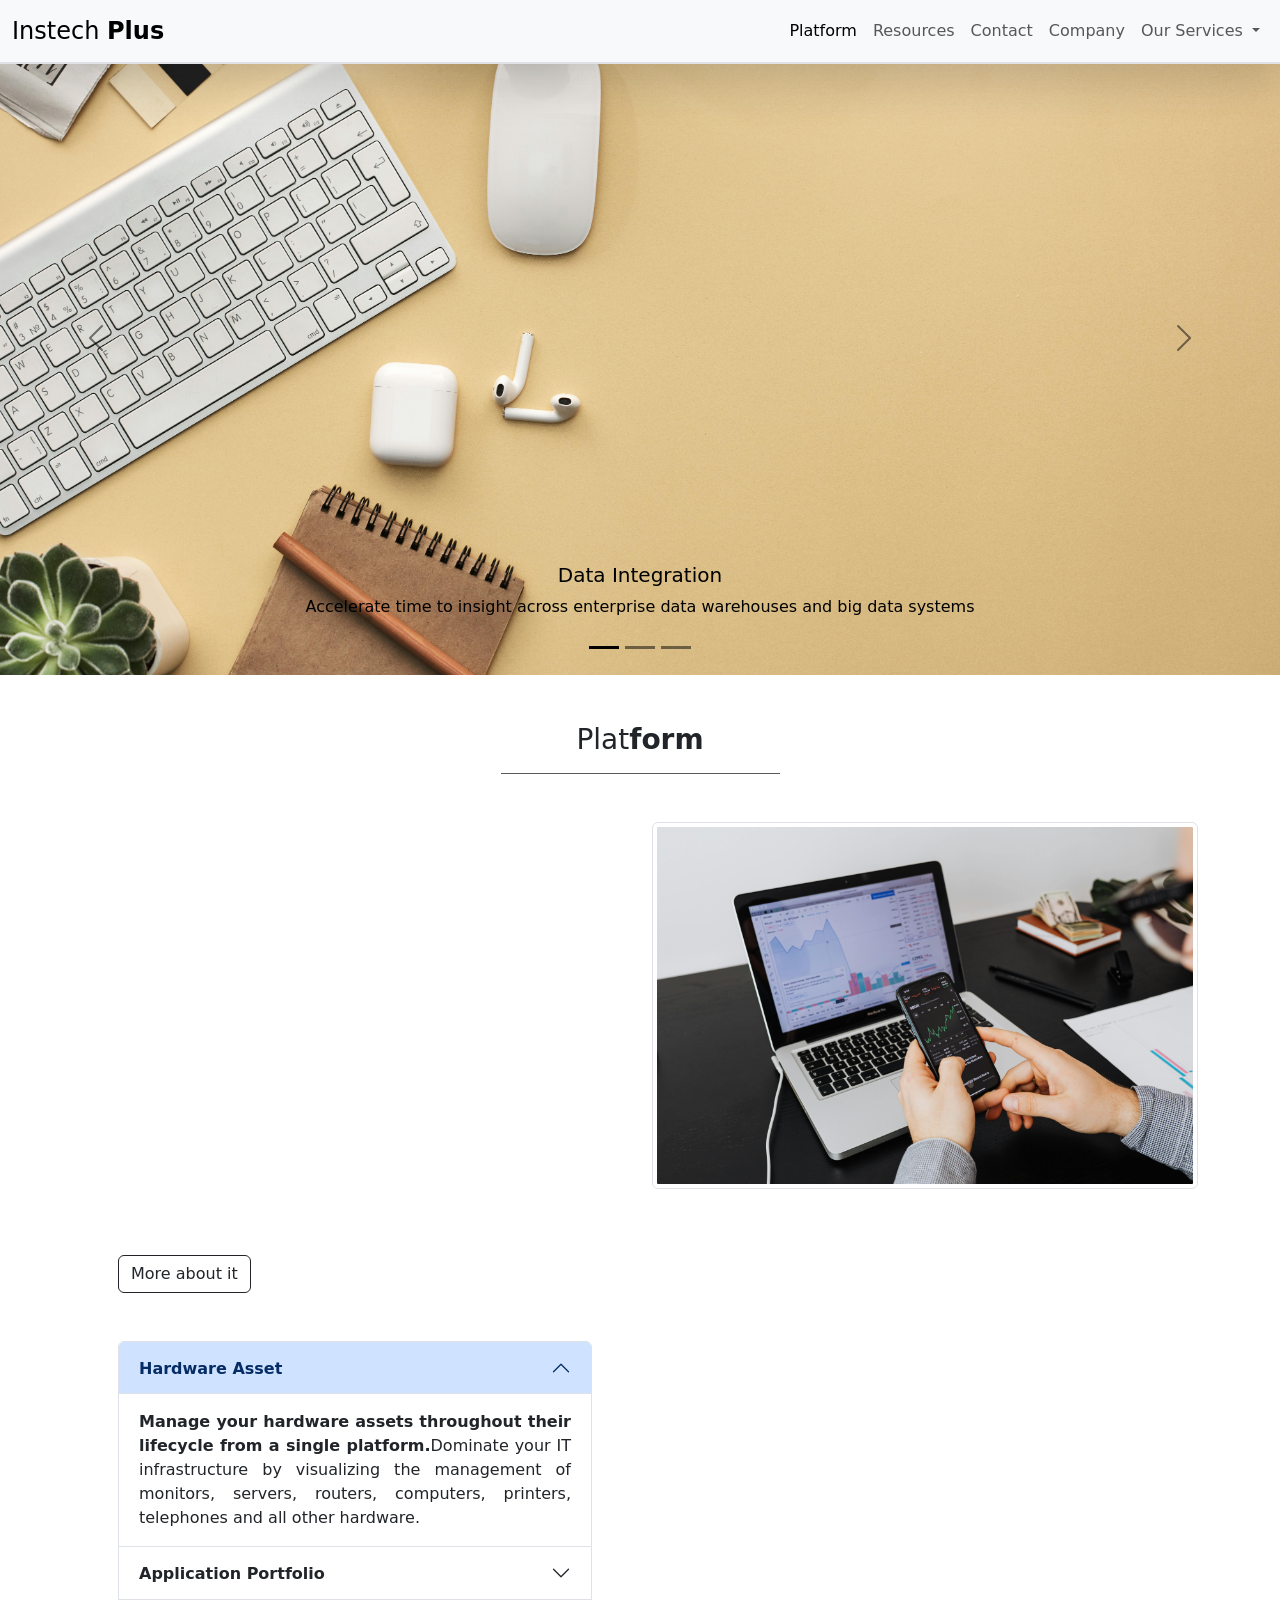
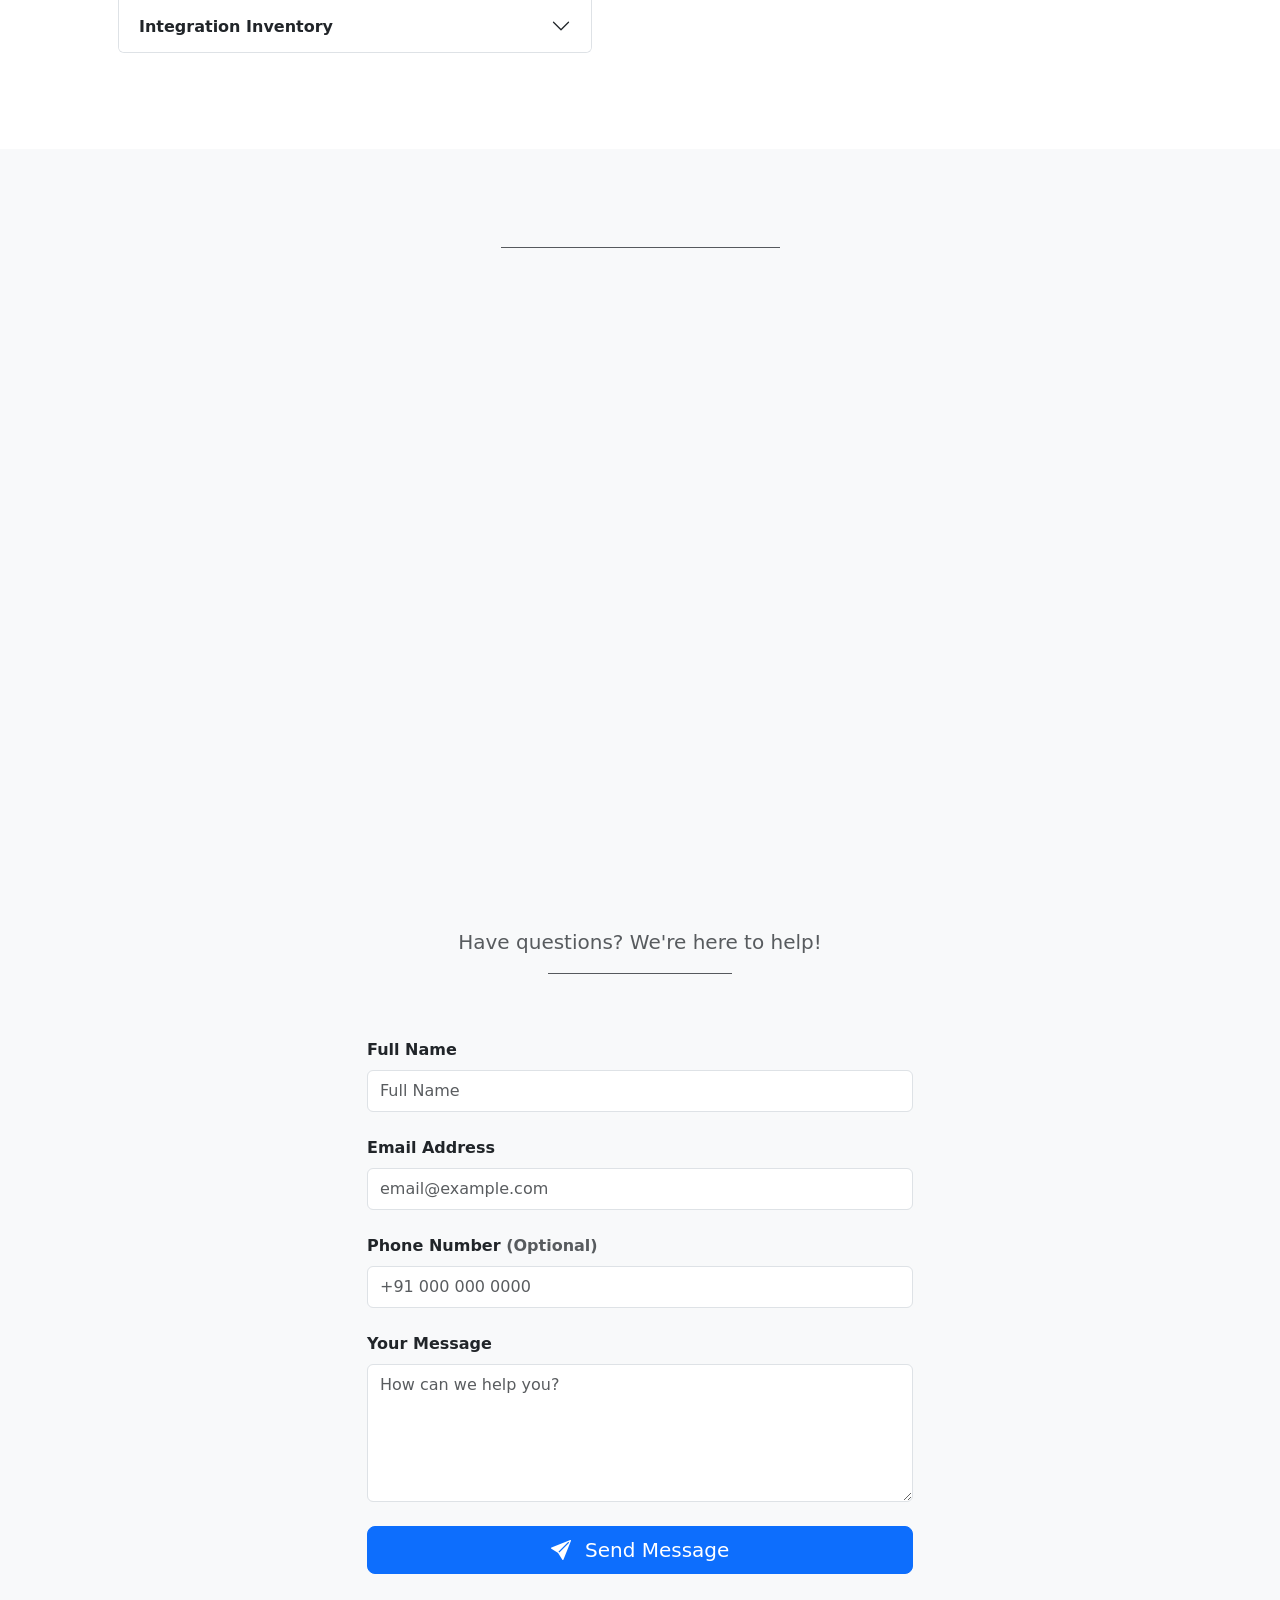
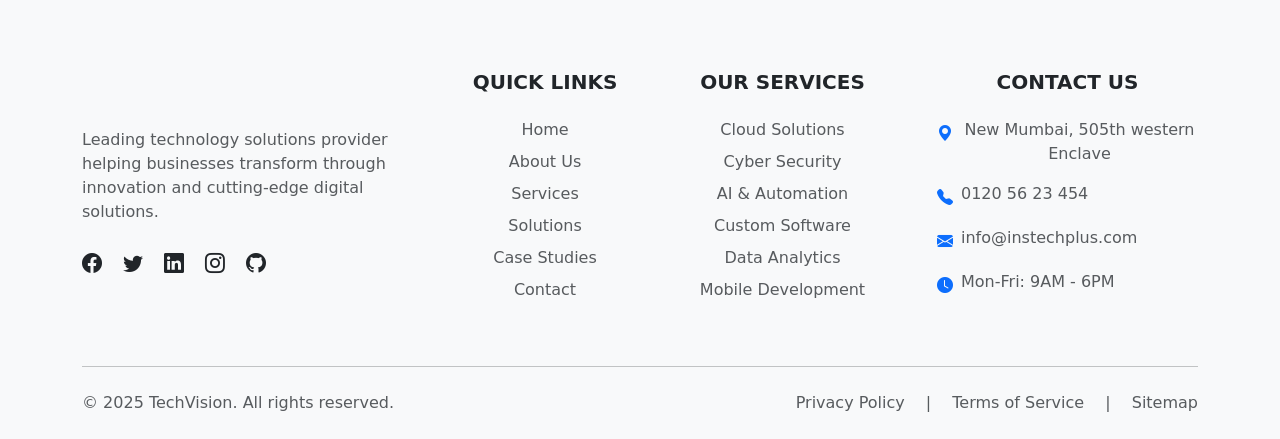
<file: instechplus website/web.html>
<!DOCTYPE html>
<html lang="en">
<head>
    <meta charset="UTF-8">
    <meta name="viewport" content="width=device-width, initial-scale=1.0">
    <title>WEB BLOG</title>
    <link href="https://cdn.jsdelivr.net/npm/bootstrap@5.3.5/dist/css/bootstrap.min.css" rel="stylesheet" integrity="sha384-SgOJa3DmI69IUzQ2PVdRZhwQ+dy64/BUtbMJw1MZ8t5HZApcHrRKUc4W0kG879m7" crossorigin="anonymous">   
  
    <link rel="preconnect" href="https://fonts.googleapis.com">
<link rel="preconnect" href="https://fonts.gstatic.com" crossorigin>
<link href="https://fonts.googleapis.com/css2?family=Josefin+Sans:ital,wght@0,100..700;1,100..700&display=swap" rel="stylesheet">

    <link rel="stylesheet" href="web.css">
    <link rel="stylesheet" href="https://cdnjs.cloudflare.com/ajax/libs/font-awesome/6.0.0-beta3/css/all.min.css" integrity="sha384-k6RqeWeci5ZR/Lv4MR0sA0FfDOM8e+z5l5e5c5e5c5e5c5e5c5e5c5e5c5e5c5" crossorigin="anonymous" />
   
   
   
        <link rel="stylesheet" href="https://cdnjs.cloudflare.com/ajax/libs/font-awesome/6.5.0/css/all.min.css">
        <link href="https://unpkg.com/aos@2.3.1/dist/aos.css" rel="stylesheet">

        <link rel="stylesheet" href="https://cdn.jsdelivr.net/npm/bootstrap-icons@1.11.1/font/bootstrap-icons.css">
        <link rel="stylesheet" href="https://cdn.jsdelivr.net/npm/bootstrap-icons@1.10.0/font/bootstrap-icons.css">
      
</head>
<body>
  
 
      
  <!-- navbar start -->
   <header>
  <nav class="navbar navbar-expand-lg bg-body-white border-1 border-bottom border-2 shadow-lg fixed-top bg-light">
    <div class="container-fluid">
      <a class="navbar-brand fs-4" href="#"  data-aos="fade-left" data-aos-offset="300" data-aos-duration="2000">Instech <span class="text-black fw-bold">Plus</span></a>
      <button class="navbar-toggler" type="button" data-bs-toggle="collapse" data-bs-target="#navbarSupportedContent" aria-controls="navbarSupportedContent" aria-expanded="false" aria-label="Toggle navigation">
        <span class="navbar-toggler-icon"></span>
      </button>
      <div class="collapse navbar-collapse" id="navbarSupportedContent">
        <ul class="navbar-nav ms-auto mb-2 mb-lg-0 text-center">
          <li class="nav-item">
            <a class="nav-link active" aria-current="page" href="#platform">Platform</a>
          </li>
          <li class="nav-item">
            <a class="nav-link" href="#">Resources</a>
          </li>

          <li class="nav-item">
            <a class="nav-link" href="#contact">Contact</a>
          </li>

          <li class="nav-item">
            <a class="nav-link" href="#">Company</a>
          </li>
          <li class="nav-item dropdown">
            <a class="nav-link dropdown-toggle" href="#services" role="button" data-bs-toggle="dropdown" aria-expanded="false">
             Our Services
            </a>
            <ul class="dropdown-menu">
              <li><a class="dropdown-item " href="#services">Integration</a></li>
              <li><a class="dropdown-item " href="#services">Application</a></li>
              <li><a class="dropdown-item " href="#services">IT Cost Manage</a></li>
              <li><a class="dropdown-item " href="#services">Business Processes</a></li>
              <li><hr class="dropdown-divider"></li>
              <li><a class="dropdown-item " href="#services">Other Services</a></li>
            </ul>
          </li>
       
        </ul>
     
      </div>
    </div>
  </nav>
 <!-- navbar end -->


<!-- carousal start -->

<div id="carouselExampleDark" class="carousel carousel-dark slide">
    <div class="carousel-indicators">
      <button type="button" data-bs-target="#carouselExampleDark" data-bs-slide-to="0" class="active" aria-current="true" aria-label="Slide 1"></button>
      <button type="button" data-bs-target="#carouselExampleDark" data-bs-slide-to="1" aria-label="Slide 2"></button>
      <button type="button" data-bs-target="#carouselExampleDark" data-bs-slide-to="2" aria-label="Slide 3"></button>
    </div>
    <div class="carousel-inner">
      <div class="carousel-item active" data-bs-interval="10000">
        <img src="webimg/wimg2.jpg" class="d-block w-100" alt="...">
        <div class="carousel-caption  d-md-block">
          <h5>Data Integration</h5>
          <p>Accelerate time to insight across enterprise data warehouses and big data systems</p>
        </div>
      </div>
      <div class="carousel-item" data-bs-interval="2000">
        <img src="webimg/wimg3.jpg" class="d-block w-100" alt="...">
        <div class="carousel-caption  d-md-block">
          <h5>Stay secure and productive</h5>
          <p>Proactively reduce risk while helping employees stay in the flow of work</p>
        </div>
      </div>
      <div class="carousel-item">
        <img src="webimg/wimg1.jpg" class="d-block w-100" alt="...">
        <div class="carousel-caption  d-md-block">
          <h5>Teams for Business</h5>
          <p>Small business software made for all the ways you work</p>
        </div>
      </div>
    </div>
    <button class="carousel-control-prev" type="button" data-bs-target="#carouselExampleDark" data-bs-slide="prev">
      <span class="carousel-control-prev-icon" aria-hidden="true"></span>
      <span class="visually-hidden">Previous</span>
    </button>
    <button class="carousel-control-next" type="button" data-bs-target="#carouselExampleDark" data-bs-slide="next">
      <span class="carousel-control-next-icon" aria-hidden="true"></span>
      <span class="visually-hidden">Next</span>
    </button>
  </div>

  
     <!-- carousal end -->


</header>
 


<section class="platform my-5" id="platform">
  <div class="container"  style="text-align: justify;">
    <div class="my-5">
      <h1    data-aos="zoom-in"  class="fs-3 fw-light text-center ">Plat<span class="fw-semibold">form</span></h1>
      <hr class="w-25 mx-auto opacity-75">
    </div>

    <div class="row">
      <div class="col-lg-6 col-md-6 col-sm-12 p-5 ">
       <h1 class="fs-4 text-center"   data-aos="fade-left" data-aos-offset="300" data-aos-duration="1000" >Technology Portfolio Management (TPM)</h1>
        <p  data-aos="fade-up" data-aos-offset="300" data-aos-duration="2000" >Although the terms "Technology Portfolio Management" and "Information Technology Portfolio Management" (ITPM) are clearly 
        very similar, there are subtle distinctions between these two disciplines.</p>
    <p  data-aos="fade-up" data-aos-offset="300" data-aos-duration="2000" >While ITPM focuses on the overall management of IT assets, TPM specifically addresses the strategic alignment and optimization of technology investments. 
        Both disciplines are essential for effective IT governance 
        and management, but TPM provides a more strategic
         and value-focused perspective</p> 
         <button type="button" class="btn btn-outline-dark my-5">More about it</button>
    
<!-- accordion  start-->


<div class="accordion" id="accordionExample">
  <div class="accordion-item">
    <h2 class="accordion-header">
      <button class="accordion-button fw-semibold" type="button" data-bs-toggle="collapse" data-bs-target="#collapseOne" aria-expanded="true" aria-controls="collapseOne">
        Hardware Asset
      </button>
    </h2>
    <div id="collapseOne" class="accordion-collapse collapse show" data-bs-parent="#accordionExample">
      <div class="accordion-body">
        <strong>Manage your hardware assets throughout their lifecycle from a single platform.</strong>Dominate your IT infrastructure by visualizing the management of monitors, servers, routers, computers, printers, telephones and all other hardware.
      </div>
    </div>
  </div>
  <div class="accordion-item">
    <h2 class="accordion-header">
      <button class="accordion-button collapsed fw-semibold" type="button" data-bs-toggle="collapse" data-bs-target="#collapseTwo" aria-expanded="false" aria-controls="collapseTwo">
        Application Portfolio
      </button>
    </h2>
    <div id="collapseTwo" class="accordion-collapse collapse" data-bs-parent="#accordionExample">
      <div class="accordion-body">
        <strong>Track, manage and evaluate your application inventory</strong>  based on criteria such as use case, cost, importance and efficiency.  <code> Optimize your IT budget</code> by detecting your unused and ghost applications.
      </div>
    </div>
  </div>
  <div class="accordion-item">
    <h2 class="accordion-header">
      <button class="accordion-button collapsed fw-semibold" type="button" data-bs-toggle="collapse" data-bs-target="#collapseThree" aria-expanded="false" aria-controls="collapseThree">
        Integration Inventory
      </button>
    </h2>
    <div id="collapseThree" class="accordion-collapse collapse" data-bs-parent="#accordionExample">
      <div class="accordion-body">
        <strong>Import your integrations into Loggle </strong> to create your Integration Inventory and Integration Map. Gain a holistic view over how your systems connect and exchange data. Get a visual representation of the integrations within your system.
      </div>
    </div>
  </div>
</div>

<!-- accordion end -->


    </div>

      <div class="col-lg-6 col-md-6 col-sm-12">
        <img src="webimg\portimg.jpg"  class="img-fluid img-thumbnail"  alt="">
        
      </div>
    </div> <!-- .row end -->
   
  </div> <!-- .container end -->
</section>
<!-- about section end -->

<section class="our-services py-5 bg-light" id="services">  <!-- Added py-5 for vertical padding -->
  <div class="container">
    <!-- Section Heading -->

        <div class="text-center mb-5">  <!-- Centered and added bottom margin -->
      <h1   data-aos="zoom-in"  class="fs-3 fw-light ">Our <span class="fw-semibold">Services</span></h1>
      <hr class="w-25 mx-auto opacity-75">
    </div>

    <!-- Services Cards - Centered and Responsive -->
    <div class="row justify-content-center g-4">  <!-- justify-content-center centers cards -->
      <!-- Service Card 1 -->
      <div class="col-12 col-md-6 col-lg-4 d-flex justify-content-center"  data-aos="fade-left" data-aos-offset="200" data-aos-duration="1000">  <!-- d-flex centers card -->
        <div class="card border-0 shadow-lg p-3" style="max-width: 18rem;">  <!-- max-width instead of fixed width -->
          <img src="webimg\card2.png" class="card-img-top p-3" alt="Integration Management">
          <div class="card-body text-center">  <!-- Centered card content -->
            <h5 class="card-title fw-bold">Integration Management</h5>
            <p class="card-text text-muted">
              Streamline your business processes with seamless system integrations.
            </p>
            <a href="#" class="btn btn-outline-primary">Learn More →</a>  <!-- Primary color for consistency -->
          </div>
        </div>
      </div>

      <!-- Service Card 2 -->
      <div class="col-12 col-md-6 col-lg-4 d-flex justify-content-center"   data-aos="fade-up" data-aos-offset="200" data-aos-duration="1000">
        <div class="card border-0 shadow-lg p-3" style="max-width: 18rem;">
          <img src="webimg\card1.png" class="card-img-top p-3" alt="Application Management">
          <div class="card-body text-center">
            <h5 class="card-title fw-bold">Application Management</h5>
            <p class="card-text text-muted">
              Expert maintenance and optimization of your business applications.
            </p>
            <a href="#" class="btn btn-outline-primary">Learn More →</a>
          </div>
        </div>
      </div>

      <!-- Service Card 3 -->
      <div class="col-12 col-md-6 col-lg-4 d-flex justify-content-center"  data-aos="fade-right" data-aos-offset="200" data-aos-duration="1000" >
        <div class="card border-0 shadow-lg p-3" style="max-width: 18rem;">
          <img src="webimg\card3.png" class="card-img-top p-3" alt="IT Cost Management">
          <div class="card-body text-center">
            <h5 class="card-title fw-bold">IT Cost Management</h5>
            <p class="card-text text-muted">
              Reduce expenses while maximizing your IT infrastructure efficiency.
            </p>
            <a href="#" class="btn btn-outline-primary">Learn More →</a>
          </div>
        </div>
      </div>
    </div>
  </div>
</section>

   <!-- contact form -->

<section class="contact py-5 bg-light" id="contact">
  <div class="container">
    <div class="row justify-content-center">
      <div class="col-lg-8 text-center mb-5">
        <h2   data-aos="zoom-in"  class="fs-3 fw-light mb-3">Contact <span class="text-black fw-semibold">Us</span></h2>
        <p class="lead text-muted">Have questions? We're here to help!</p>
        <hr class="w-25 mx-auto opacity-75">
      </div>
    </div>

    <div class="row justify-content-center">
      <div class="col-lg-6">
        <form class="needs-validation" novalidate>
          <!-- Name Input -->
          <div class="mb-4">
            <label for="name" class="form-label fw-bold">Full Name</label>
            <input 
              type="text" 
              class="form-control py-2" 
              id="name" 
              placeholder="Full Name" 
              required
            >
            <div class="invalid-feedback">
              Please enter your name.
            </div>
          </div>

          <!-- Email Input -->
          <div class="mb-4">
            <label for="email" class="form-label fw-bold">Email Address</label>
            <input 
              type="email" 
              class="form-control py-2" 
              id="email" 
              placeholder="email@example.com" 
              required
            >
            <div class="invalid-feedback">
              Please enter a valid email.
            </div>
          </div>

          <!-- Phone Input (Optional) -->
          <div class="mb-4">
            <label for="phone" class="form-label fw-bold">Phone Number <span class="text-muted">(Optional)</span></label>
            <input 
              type="tel" 
              class="form-control py-2" 
              id="phone" 
              placeholder="+91 000 000 0000"
            >
          </div>

          <!-- Message Textarea -->
          <div class="mb-4">
            <label for="message" class="form-label fw-bold">Your Message</label>
            <textarea 
              class="form-control py-2" 
              id="message" 
              rows="5" 
              placeholder="How can we help you?" 
              required
            ></textarea>
            <div class="invalid-feedback">
              Please enter your message.
            </div>
          </div>

          <!-- Submit Button -->
          <div class="d-grid">
            <button class="btn btn-primary btn-lg py-2" type="submit">
              <i class="bi bi-send-fill me-2"></i> Send Message
            </button>
          </div>
        </form>
      </div>
    </div>
  </div>
</section>



<!-- Bootstrap Icons (Add this in head if not already loaded) -->





  
</div>

</section>

<!-- form end -->

<!-- Footer Section -->
<footer class="bg-light text-dark pt-5 pb-4">
  <div class="container">
    <div class="row g-4">
      <!-- Company Info Column -->
      <div class="col-lg-4 col-md-6 mb-4">
        <a class="navbar-brand fw-bold fs-3 mb-3 d-block" href="#" data-aos="fade-left" data-aos-offset="300" data-aos-duration="2000">
          <span class="fw-light">Instech</span><span class="text-dark fw-semibold">Plus</span>
        </a>
        <p class="text-muted">
          Leading technology solutions provider helping businesses transform through innovation and cutting-edge digital solutions.
        </p>
        <div class="social-icons mt-4">
          <a href="#" class="text-dark me-3"><i class="bi bi-facebook fs-5"></i></a>
          <a href="#" class="text-dark me-3"><i class="bi bi-twitter fs-5"></i></a>
          <a href="#" class="text-dark me-3"><i class="bi bi-linkedin fs-5"></i></a>
          <a href="#" class="text-dark me-3"><i class="bi bi-instagram fs-5"></i></a>
          <a href="#" class="text-dark"><i class="bi bi-github fs-5"></i></a>
        </div>
      </div>

      <!-- Quick Links Column -->
      <div class="col-lg-2 col-md-6 mb-4 text-center">
        <h5 class="fw-bold text-uppercase mb-4">Quick Links</h5>
        <ul class="list-unstyled">
          <li class="mb-2"><a href="#" class="text-muted text-decoration-none">Home</a></li>
          <li class="mb-2"><a href="#" class="text-muted text-decoration-none">About Us</a></li>
          <li class="mb-2"><a href="#" class="text-muted text-decoration-none">Services</a></li>
          <li class="mb-2"><a href="#" class="text-muted text-decoration-none">Solutions</a></li>
          <li class="mb-2"><a href="#" class="text-muted text-decoration-none">Case Studies</a></li>
          <li><a href="#" class="text-muted text-decoration-none">Contact</a></li>
        </ul>
      </div>

      <!-- Services Column -->
      <div class="col-lg-3 col-md-6 mb-4 text-center">
        <h5 class="fw-bold text-uppercase mb-4">Our Services</h5>
        <ul class="list-unstyled">
          <li class="mb-2"><a href="#" class="text-muted text-decoration-none">Cloud Solutions</a></li>
          <li class="mb-2"><a href="#" class="text-muted text-decoration-none">Cyber Security</a></li>
          <li class="mb-2"><a href="#" class="text-muted text-decoration-none">AI & Automation</a></li>
          <li class="mb-2"><a href="#" class="text-muted text-decoration-none">Custom Software</a></li>
          <li class="mb-2"><a href="#" class="text-muted text-decoration-none">Data Analytics</a></li>
          <li><a href="#" class="text-muted text-decoration-none">Mobile Development</a></li>
        </ul>
      </div>

      <!-- Contact Info Column -->
      <div class="col-lg-3 col-md-6 mb-4 text-center">
        <h5 class="fw-bold text-uppercase mb-4">Contact Us</h5>
        <ul class="list-unstyled text-muted">
          <li class="mb-3 d-flex">
            <i class="bi bi-geo-alt-fill text-primary me-2 mt-1"></i>
            <span>New Mumbai, 505th western Enclave</span>
          </li>
          <li class="mb-3 d-flex">
            <i class="bi bi-telephone-fill text-primary me-2 mt-1"></i>
            <span>0120 56 23 454</span>
          </li>
          <li class="mb-3 d-flex">
            <i class="bi bi-envelope-fill text-primary me-2 mt-1"></i>
            <span>info@instechplus.com</span>
          </li>
          <li class="d-flex">
            <i class="bi bi-clock-fill text-primary me-2 mt-1"></i>
            <span>Mon-Fri: 9AM - 6PM</span>
          </li>
        </ul>
      </div>
    </div>

    <hr class="my-4 bg-secondary">

    <!-- Copyright and Bottom Links -->
    <div class="row align-items-center">
      <div class="col-md-6 text-center text-md-start">
        <p class="mb-0 text-muted">&copy; 2025 TechVision. All rights reserved.</p>
      </div>
      <div class="col-md-6 text-center text-md-end">
        <ul class="list-inline mb-0">
          <li class="list-inline-item"><a href="#" class="text-muted text-decoration-none">Privacy Policy</a></li>
          <li class="list-inline-item px-2 text-muted">|</li>
          <li class="list-inline-item"><a href="#" class="text-muted text-decoration-none">Terms of Service</a></li>
          <li class="list-inline-item px-2 text-muted">|</li>
          <li class="list-inline-item"><a href="#" class="text-muted text-decoration-none">Sitemap</a></li>
        </ul>
      </div>
    </div>
  </div>
</footer>

<!-- Back to Top Button -->
<a href="#" class="btn btn-primary btn-lg rounded-circle back-to-top position-fixed bottom-0 end-0 m-4 d-flex align-items-center justify-content-center">
  <i class="bi bi-arrow-up"></i>
</a>





<!-- Bootstrap Icons (if not already loaded) -->














    
    
    <script src="https://cdn.jsdelivr.net/npm/@popperjs/core@2.11.8/dist/umd/popper.min.js" integrity="sha384-I7E8VVD/ismYTF4hNIPjVp/Zjvgyol6VFvRkX/vR+Vc4jQkC+hVqc2pM8ODewa9r" crossorigin="anonymous"></script>
<script src="https://cdn.jsdelivr.net/npm/bootstrap@5.3.5/dist/js/bootstrap.min.js" integrity="sha384-VQqxDN0EQCkWoxt/0vsQvZswzTHUVOImccYmSyhJTp7kGtPed0Qcx8rK9h9YEgx+" crossorigin="anonymous"></script>

<script src="https://unpkg.com/aos@2.3.1/dist/aos.js"></script>

<script>
  AOS.init();
</script>

<script>
  // Back to top button
  const backToTopButton = document.querySelector('.back-to-top');
  
  window.addEventListener('scroll', () => {
    if (window.pageYOffset > 300) {
      backToTopButton.classList.add('show');
    } else {
      backToTopButton.classList.remove('show');
    }
  });
  
  backToTopButton.addEventListener('click', (e) => {
    e.preventDefault();
    window.scrollTo({ top: 0, behavior: 'smooth' });
  });
</script>


<!-- Form Validation Script -->
<script>
  (function() {
    'use strict'
    const forms = document.querySelectorAll('.needs-validation')
    Array.from(forms).forEach(form => {
      form.addEventListener('submit', event => {
        if (!form.checkValidity()) {
          event.preventDefault()
          event.stopPropagation()
        }
        form.classList.add('was-validated')
      }, false)
    })
  })()
</script>




</body>
</html>
</file>
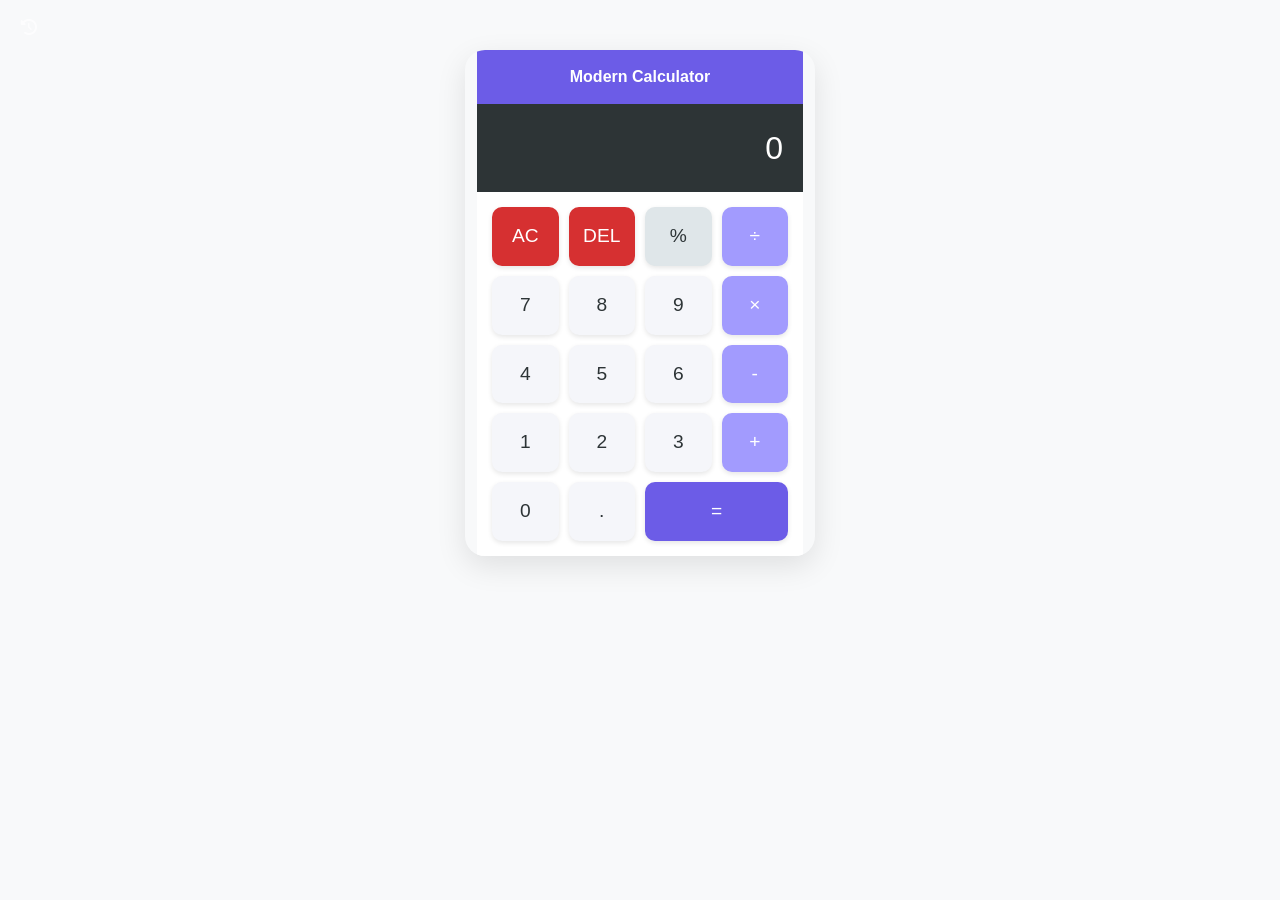
<file: JS Calculator/mycalculator.html>
<!DOCTYPE html>
<html lang="en">
<head>
    <meta charset="UTF-8">
    <meta name="viewport" content="width=device-width, initial-scale=1.0">
    <title>Modern Calculator</title>
    <!-- Bootstrap CSS -->
    <link href="https://cdn.jsdelivr.net/npm/bootstrap@5.3.0/dist/css/bootstrap.min.css" rel="stylesheet">
    <!-- Font Awesome for icons -->
    <link rel="stylesheet" href="https://cdnjs.cloudflare.com/ajax/libs/font-awesome/6.4.0/css/all.min.css">
    <style>
        :root {
            --primary-color: #6c5ce7;
            --secondary-color: #a29bfe;
            --dark-color: #2d3436;
            --light-color: #f5f6fa;
            --danger-color: #d63031;
        }
        
        body {
            background-color: #f8f9fa;
            font-family: 'Segoe UI', Tahoma, Geneva, Verdana, sans-serif;
        }
        
        .calculator-container {
            max-width: 350px;
            margin: 50px auto;
            box-shadow: 0 10px 30px rgba(0, 0, 0, 0.1);
            border-radius: 20px;
            overflow: hidden;
        }
        
        .calculator-header {
            background-color: var(--primary-color);
            color: white;
            padding: 15px;
            text-align: center;
            font-weight: 600;
        }
        
        .calculator-display {
            background-color: var(--dark-color);
            color: white;
            padding: 20px;
            text-align: right;
            font-size: 2rem;
            min-height: 80px;
            position: relative;
        }
        
        .previous-operand {
            font-size: 1rem;
            color: rgba(255, 255, 255, 0.7);
            position: absolute;
            top: 10px;
            right: 20px;
        }
        
        .calculator-buttons {
            background-color: white;
            padding: 15px;
            display: grid;
            grid-template-columns: repeat(4, 1fr);
            grid-gap: 10px;
        }
        
        .btn-calculator {
            border: none;
            padding: 15px 0;
            font-size: 1.2rem;
            border-radius: 10px;
            transition: all 0.2s;
            box-shadow: 0 2px 5px rgba(0, 0, 0, 0.1);
        }
        
        .btn-calculator:hover {
            transform: translateY(-2px);
            box-shadow: 0 4px 8px rgba(0, 0, 0, 0.15);
        }
        
        .btn-calculator:active {
            transform: translateY(0);
        }
        
        .btn-number {
            background-color: var(--light-color);
            color: var(--dark-color);
        }
        
        .btn-operator {
            background-color: var(--secondary-color);
            color: white;
        }
        
        .btn-equals {
            background-color: var(--primary-color);
            color: white;
            grid-column: span 2;
        }
        
        .btn-clear, .btn-delete {
            background-color: var(--danger-color);
            color: white;
        }
        
        .btn-other {
            background-color: #dfe6e9;
            color: var(--dark-color);
        }
        
        .history-btn {
            position: absolute;
            left: 15px;
            top: 15px;
            background: none;
            border: none;
            color: rgba(255, 255, 255, 0.7);
            cursor: pointer;
        }
    </style>
</head>
<body>
    <div class="container calculator-container">
        <div class="calculator-header">
            <button class="history-btn" id="history-btn">
                <i class="fas fa-history"></i>
            </button>
            Modern Calculator
        </div>
        <div class="calculator-display">
            <div class="previous-operand" id="previous-operand"></div>
            <div class="current-operand" id="current-operand">0</div>
        </div>
        <div class="calculator-buttons">
            <button class="btn-calculator btn-clear" id="clear">AC</button>
            <button class="btn-calculator btn-delete" id="delete">DEL</button>
            <button class="btn-calculator btn-other" id="percentage">%</button>
            <button class="btn-calculator btn-operator" id="divide">÷</button>
            
            <button class="btn-calculator btn-number" id="seven">7</button>
            <button class="btn-calculator btn-number" id="eight">8</button>
            <button class="btn-calculator btn-number" id="nine">9</button>
            <button class="btn-calculator btn-operator" id="multiply">×</button>
            
            <button class="btn-calculator btn-number" id="four">4</button>
            <button class="btn-calculator btn-number" id="five">5</button>
            <button class="btn-calculator btn-number" id="six">6</button>
            <button class="btn-calculator btn-operator" id="subtract">-</button>
            
            <button class="btn-calculator btn-number" id="one">1</button>
            <button class="btn-calculator btn-number" id="two">2</button>
            <button class="btn-calculator btn-number" id="three">3</button>
            <button class="btn-calculator btn-operator" id="add">+</button>
            
            <button class="btn-calculator btn-number" id="zero">0</button>
            <button class="btn-calculator btn-number" id="decimal">.</button>
            <button class="btn-calculator btn-equals" id="equals">=</button>
        </div>
    </div>

    <!-- Bootstrap JS Bundle with Popper -->
    <script src="https://cdn.jsdelivr.net/npm/bootstrap@5.3.0/dist/js/bootstrap.bundle.min.js"></script>
    
    <script>
        // Calculator functionality
        class Calculator {
            constructor(previousOperandTextElement, currentOperandTextElement) {
                this.previousOperandTextElement = previousOperandTextElement;
                this.currentOperandTextElement = currentOperandTextElement;
                this.clear();
            }
            
            clear() {
                this.currentOperand = '0';
                this.previousOperand = '';
                this.operation = undefined;
            }
            
            delete() {
                this.currentOperand = this.currentOperand.toString().slice(0, -1);
                if (this.currentOperand === '') {
                    this.currentOperand = '0';
                }
            }
            
            appendNumber(number) {
                if (number === '.' && this.currentOperand.includes('.')) return;
                if (this.currentOperand === '0' && number !== '.') {
                    this.currentOperand = number.toString();
                } else {
                    this.currentOperand = this.currentOperand.toString() + number.toString();
                }
            }
            
            chooseOperation(operation) {
                if (this.currentOperand === '') return;
                if (this.previousOperand !== '') {
                    this.compute();
                }
                this.operation = operation;
                this.previousOperand = this.currentOperand;
                this.currentOperand = '';
            }
            
            compute() {
                let computation;
                const prev = parseFloat(this.previousOperand);
                const current = parseFloat(this.currentOperand);
                if (isNaN(prev) || isNaN(current)) return;
                
                switch (this.operation) {
                    case '+':
                        computation = prev + current;
                        break;
                    case '-':
                        computation = prev - current;
                        break;
                    case '×':
                        computation = prev * current;
                        break;
                    case '÷':
                        computation = prev / current;
                        break;
                    case '%':
                        computation = prev % current;
                        break;
                    default:
                        return;
                }
                
                this.currentOperand = computation.toString();
                this.operation = undefined;
                this.previousOperand = '';
            }
            
            getDisplayNumber(number) {
                const stringNumber = number.toString();
                const integerDigits = parseFloat(stringNumber.split('.')[0]);
                const decimalDigits = stringNumber.split('.')[1];
                let integerDisplay;
                if (isNaN(integerDigits)) {
                    integerDisplay = '';
                } else {
                    integerDisplay = integerDigits.toLocaleString('en', {
                        maximumFractionDigits: 0
                    });
                }
                if (decimalDigits != null) {
                    return `${integerDisplay}.${decimalDigits}`;
                } else {
                    return integerDisplay;
                }
            }
            
            updateDisplay() {
                this.currentOperandTextElement.innerText = this.getDisplayNumber(this.currentOperand);
                if (this.operation != null) {
                    this.previousOperandTextElement.innerText = 
                        `${this.getDisplayNumber(this.previousOperand)} ${this.operation}`;
                } else {
                    this.previousOperandTextElement.innerText = '';
                }
            }
            
            calculatePercentage() {
                if (this.currentOperand === '') return;
                this.currentOperand = (parseFloat(this.currentOperand) / 100).toString();
            }
        }
        
        // Get all the elements
        const numberButtons = document.querySelectorAll('[id^="one"],[id^="two"],[id^="three"],[id^="four"],[id^="five"],[id^="six"],[id^="seven"],[id^="eight"],[id^="nine"],[id^="zero"],[id="decimal"]');
        const operationButtons = document.querySelectorAll('[id="add"],[id="subtract"],[id="multiply"],[id="divide"],[id="percentage"]');
        const equalsButton = document.getElementById('equals');
        const deleteButton = document.getElementById('delete');
        const clearButton = document.getElementById('clear');
        const previousOperandTextElement = document.getElementById('previous-operand');
        const currentOperandTextElement = document.getElementById('current-operand');
        const historyButton = document.getElementById('history-btn');
        
        // Create calculator object
        const calculator = new Calculator(previousOperandTextElement, currentOperandTextElement);
        
        // Event listeners
        numberButtons.forEach(button => {
            button.addEventListener('click', () => {
                calculator.appendNumber(button.innerText);
                calculator.updateDisplay();
            });
        });
        
        operationButtons.forEach(button => {
            button.addEventListener('click', () => {
                if (button.id === 'percentage') {
                    calculator.calculatePercentage();
                    calculator.updateDisplay();
                } else {
                    calculator.chooseOperation(button.innerText);
                    calculator.updateDisplay();
                }
            });
        });
        
        equalsButton.addEventListener('click', () => {
            calculator.compute();
            calculator.updateDisplay();
        });
        
        clearButton.addEventListener('click', () => {
            calculator.clear();
            calculator.updateDisplay();
        });
        
        deleteButton.addEventListener('click', () => {
            calculator.delete();
            calculator.updateDisplay();
        });
        
        historyButton.addEventListener('click', () => {
            alert('History feature would be implemented here!');
        });
        
        // Keyboard support
        document.addEventListener('keydown', (e) => {
            if ((e.key >= 0 && e.key <= 9) || e.key === '.') {
                calculator.appendNumber(e.key);
                calculator.updateDisplay();
            } else if (e.key === '+' || e.key === '-' || e.key === '*' || e.key === '/') {
                calculator.chooseOperation(
                    e.key === '*' ? '×' : 
                    e.key === '/' ? '÷' : e.key
                );
                calculator.updateDisplay();
            } else if (e.key === '%') {
                calculator.calculatePercentage();
                calculator.updateDisplay();
            } else if (e.key === 'Enter' || e.key === '=') {
                calculator.compute();
                calculator.updateDisplay();
            } else if (e.key === 'Backspace') {
                calculator.delete();
                calculator.updateDisplay();
            } else if (e.key === 'Escape') {
                calculator.clear();
                calculator.updateDisplay();
            }
        });
    </script>
</body>
</html>
</file>
<file: instechplus website/web.css>
*{
    margin: 0;
    padding: 0;
    box-sizing: border-box;
}







html, body {
  max-width: 100%;
  overflow-x: hidden;
}


.carousel-item img{
    width: 100%;
    height: 75vh;
    object-fit: cover;

}



.back-to-top {
    width: 50px;
    height: 50px;
    opacity: 0;
    transition: all 0.3s;
    z-index: 999;
  }
  
  .back-to-top.show {
    opacity: 1;
  }
  
  footer a.text-muted:hover {
    color: var(--bs-primary) !important;
    transition: color 0.3s;
  }
</file>
